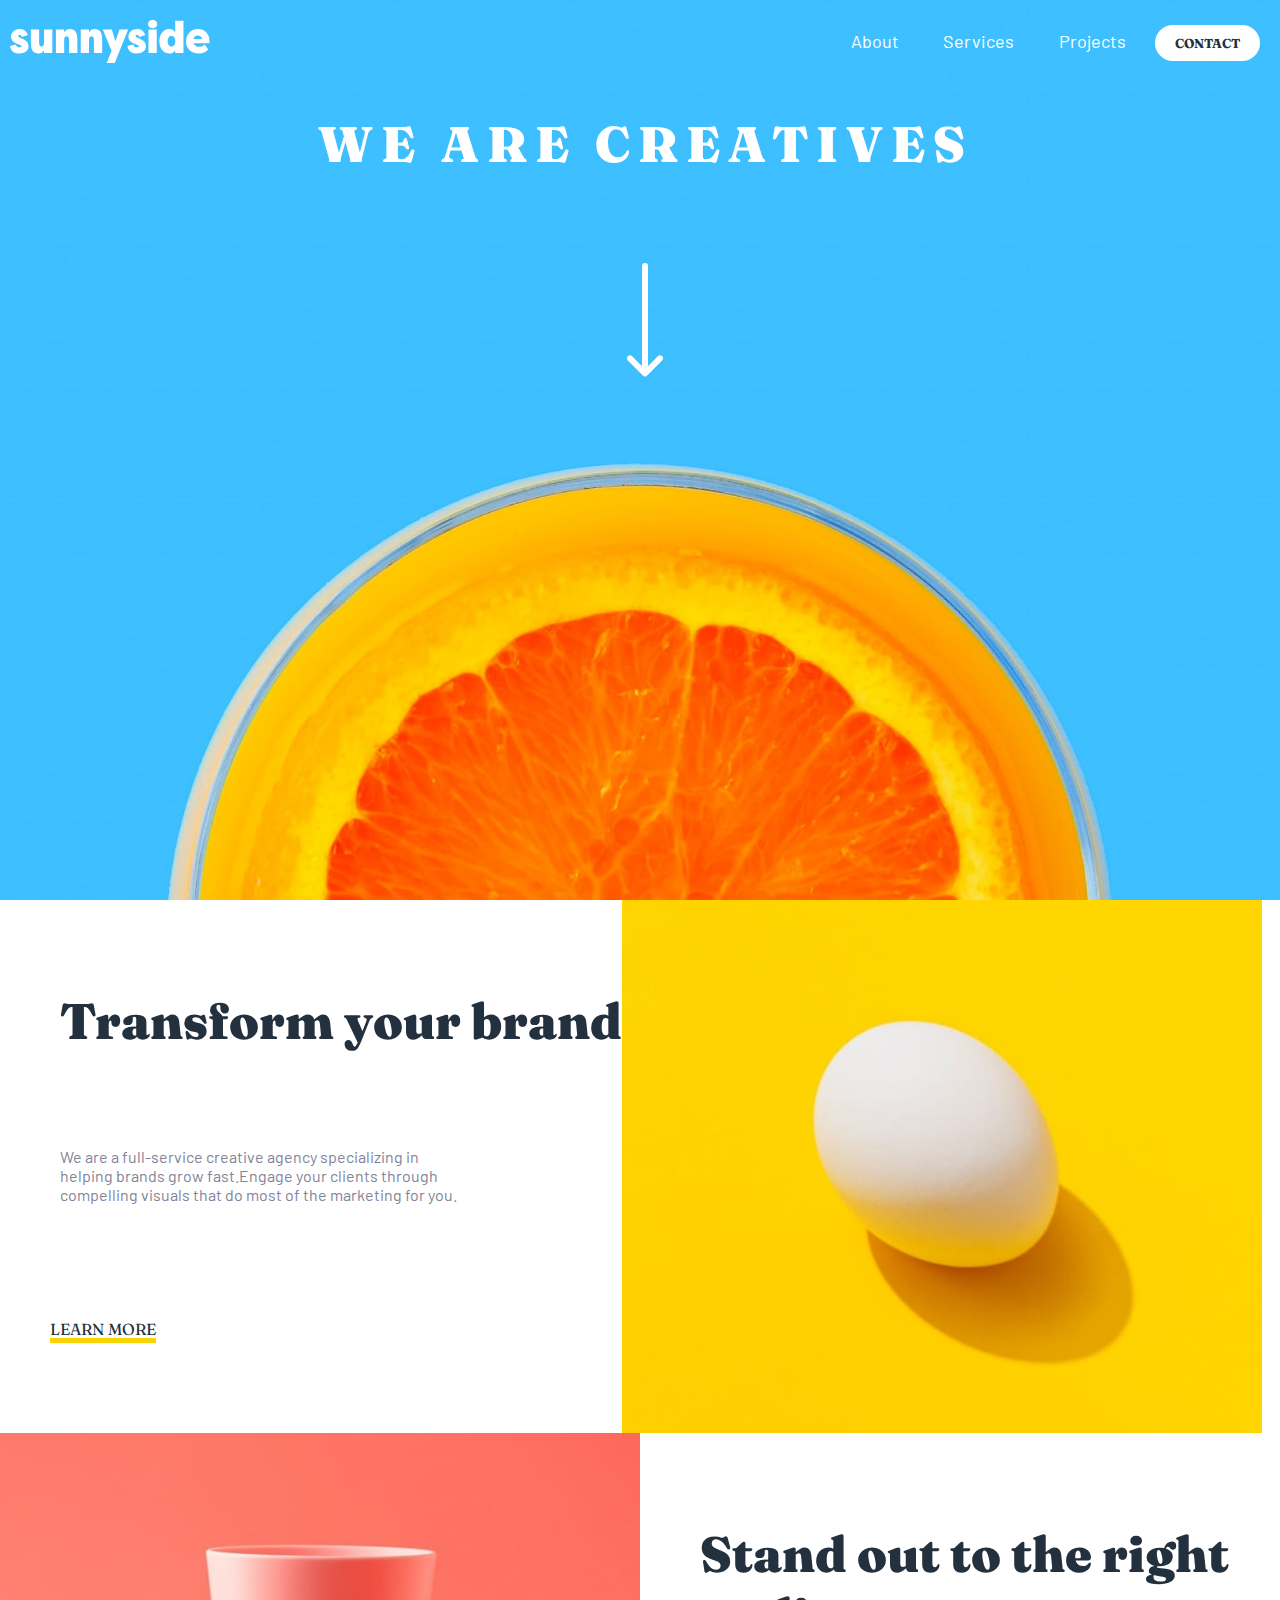
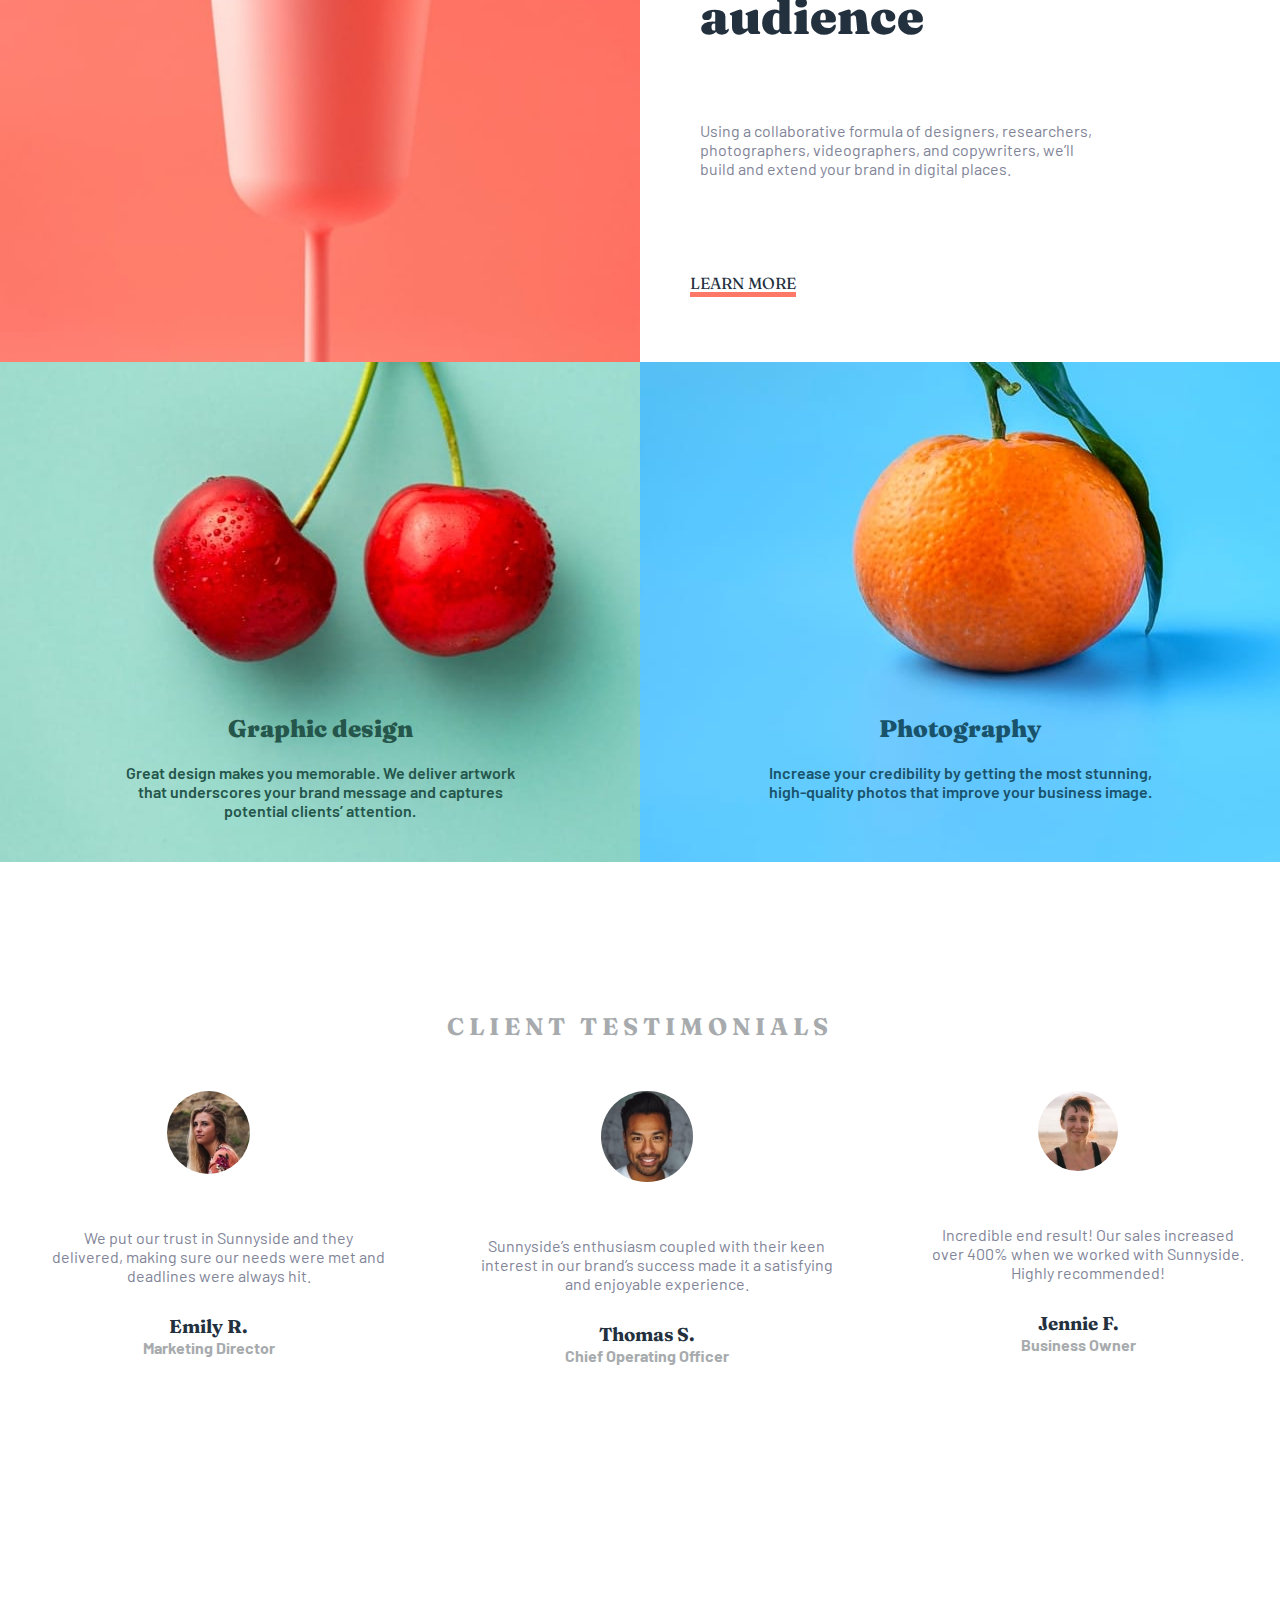
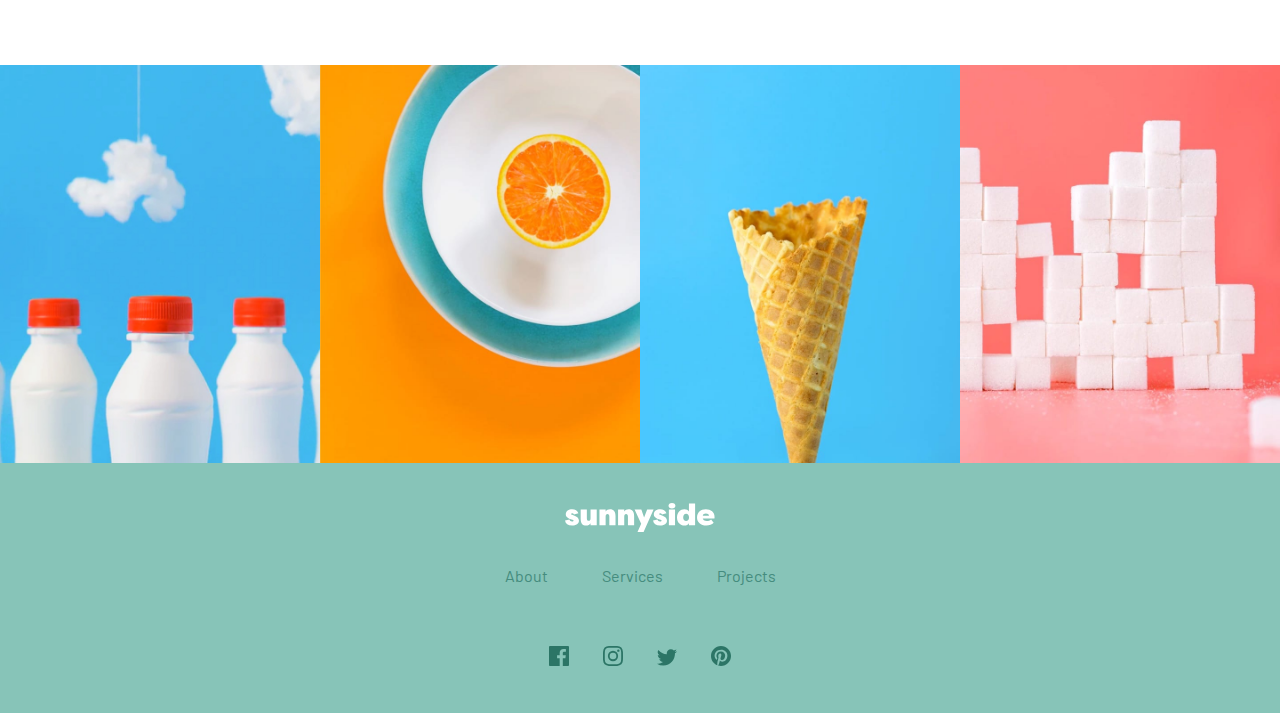
<file: index.html>
<!DOCTYPE html>
<html lang="en">
  <head>
    <meta charset="UTF-8">
    <meta name="viewport" content="width=device-width, initial-scale=1.0"> 
    <link rel="icon" type="image/png" sizes="32x32" href="./images/favicon-32x32.png">
    <link rel="stylesheet" href="style.css">
    <title>Frontend Mentor|Sunnyside agency landing page</title>
  </head>
  <body>
    <header>
      <main>
        <nav>
          <img src="images/logo.svg" alt="" width="200px">
          <img src="images/icon-hamburger.svg" alt="" class="logo-mobile">
          <div class="nav-1">
            <a href="#">About</a>
            <a href="#">Services</a>
            <a href="#">Projects</a>
            <a href="#" id="contact">CONTACT</a>
          </div>
        </nav>
        <div class="first">
        <h1>WE ARE CREATIVES</h1>
        <img src="images/icon-arrow-down.svg" alt="" >
      </div>
      </main>
    </header>
    <section class="m1">
      <div class="m1-1">
        <h2>Transform your brand</h2>
        <p>We are a full-service creative agency specializing in helping brands grow fast.Engage your clients through compelling visuals that do most of the marketing for you.</p>
        <a href="#">LEARN MORE</a>
      </div>
        <img src="images/desktop/image-transform.jpg" alt="" >
    </section>
    <section class="m2">
      <img src="images/desktop/image-stand-out.jpg" alt="" >
      <div class="m2-1">
        <h2> Stand out to the right audience</h2>
        <p>Using a collaborative formula of designers, researchers, photographers, videographers, and copywriters, we’ll build and extend your brand in digital places.</p>
        <a href="#">LEARN MORE </a>
      </div>
    </section>
    <section class="m3">
      <div class="m3-1">
        <h2>Graphic design</h2>
        <p>Great design makes you memorable. We deliver artwork that underscores your brand message and captures potential clients’ attention.</p>
      </div>
      <div class="m3-2">
        <h2>Photography</h2>
        <p>Increase your credibility by getting the most stunning, high-quality photos that improve your business image.</p>
      </div>
    </section>
    <section class="m4">
      <h2>CLIENT TESTIMONIALS</h2>
      <div class="human">
        <div class="human-1">
      <img src="images/image-emily.jpg" alt="">
      <p>We put our trust in Sunnyside and they delivered, making sure our needs were met and deadlines were always hit.</p>
      <h3>Emily R.</h3>
      <h4>Marketing Director</h4>
         </div>
        <div class="human-1">
          <img src="images/image-thomas.jpg" alt="">
          <p>Sunnyside’s enthusiasm coupled with their keen interest in our brand’s success made it a satisfying and enjoyable experience.</p>
          <h3>Thomas S.</h3>
          <h4>Chief Operating Officer</h4>
          </div>
         <div class="human-1">
      <img src="images/image-jennie.jpg" alt="">
      <p>Incredible end result! Our sales increased over 400% when we worked with Sunnyside. Highly recommended!</p>
      <h3>Jennie F.</h3>
      <h4>Business Owner</h4>
         </div>
    </div>
    </section>
    <section class="m5">
      <div id="m5-1">
      <img src="images/desktop/image-gallery-milkbottles.jpg" alt="">
      <img src="images/desktop/image-gallery-orange.jpg" alt="">
    </div>
    <div id="m5-1">
      <img src="images/desktop/image-gallery-cone.jpg" alt="">
      <img src="images/desktop/image-gallery-sugarcubes.jpg" alt="">
    </div>
    </section>
    <footer>
        <img src="images/logo.svg" alt="" class="footer-logo">
      <ul class="footer-1">
        <a href="#" id="texts-footer">About</a>
        <a href="#" id="texts-footer">Services</a>
        <a href="#" id="texts-footer">Projects</a>
      </ul>
      <ul class="footer-2">
        <a href="#" id="logo-footer"><img src="images/icon-facebook.svg" alt="" ></a>
        <a href="#" id="logo-footer"><img src="images/icon-instagram.svg" alt=""></a>
        <a href="#" id="logo-footer"><img src="images/icon-twitter.svg" alt=""></a>
        <a href="#" id="logo-footer"><img src="images/icon-pinterest.svg" alt=""></a>
      </ul>
    </footer>
  </body>
</html>
</file>
<file: style.css>
@import url('https://fonts.googleapis.com/css2?family=Bai+Jamjuree:wght@400;600&family=Barlow:wght@600&display=swap');
@import url('https://fonts.googleapis.com/css2?family=Bai+Jamjuree:wght@400;600&family=Barlow:wght@600&family=Fraunces:wght@700;900&display=swap');
:root {
    --font-family1 : 'barlow' , sans-serif ;
    --font-family2 : 'fraunces' , sans-serif ;
    --font-weight-normal1: 600 ;
    --font-weight-normal2: 700 ;
    --font-weight-bold: 900 ;
    --font-size : 18px ;
    --soft-red : hsl(7, 99%, 70%) ;
    --yellow : hsl(51, 100%, 49%) ;
    --dark-desaturated-cyan : hsl(167, 40%, 24%);
    --dark-blue : hsl(198, 62%, 26%);
    --dark-moderate-cyan : hsl(168, 34%, 41%);
    --Very-dark-desaturated-blue:hsl(212, 27%, 19%);
    --Very-dark-grayish-blue: hsl(213, 9%, 39%);
    --Dark-grayish-blue: hsl(232, 10%, 55%);
    --Grayish-blue: hsl(210, 4%, 67%);
    --White: hsl(0, 0%, 100%);
}
*{
    box-sizing: border-box;
    margin: 0;
    padding: 0;
}
h1 {
    font-family: var(--font-family2);
    font-weight: var(--font-weight-bold);
    font-size: 50px;
    padding-top: 50px;
    height: 200px;
}
header {
    background-image: url(images/desktop/image-header.jpg);
    height: 100vh;
    background-position: center;
    background-size: cover;
    text-align: center;
    color: var(--White);
    font-size: var(--font-size);
}
.logo-mobile {
    display: none;
}
main {
    padding-top: 20px;
    margin-left: 10px;
}
header .first {
    letter-spacing: 8px;
}
nav  {
    display: flex;
    justify-content: space-between ;
}
.nav-1 {
    padding-top: 100px;
    padding: 10px ;
}
.nav-1 a {
    padding-left: 15px;
    padding-right: 15px;
    text-decoration: none;
    color: var(--White);
    font-family: var(--font-family1);
    margin-right: 10px;
}
.nav-1 a:hover {
    color: var(--Very-dark-desaturated-blue) ;
    background-color: var(--White);
    padding: 10px;
    padding-left: 20px;
    padding-right: 20px;
    border-radius: 20px;
}
.nav-1 a:last-child:hover {
    color: var(--White) ;
    background-color: var(--Very-dark-desaturated-blue);
    padding: 10px;
    padding-left: 20px;
    padding-right: 20px;
    border-radius: 20px;
}
.nav-1 a:last-child {
    font-size: 13px;
    font-family: var(--font-family2);
    font-weight: var(--font-weight-normal2);
    color: var(--Very-dark-desaturated-blue);
    background-color: var(--White);
    padding: 10px;
    padding-left: 20px;
    padding-right: 20px;
    border-radius: 20px;
}
.m1 img , .m2 img  {
    width: 50%;
    position: relative;
    top: 0px;
}
.m1 , .m2 {
    display: flex;
    grid-template-columns: 50% 50%;

}
.m1-1 , .m2-1 {
    display: grid;
}
.m1 h2 ,.m2 h2   {
    font-family: var(--font-family2);
    font-weight: var(--font-weight-bold) ;
    color: var(--Very-dark-desaturated-blue);
    margin-top: 90px;
    margin-left: 60px;
    font-size: 50px;

}
.m1-1 p , .m2-1 p {
    font-family: var(--font-family1);
    color: var(--Dark-grayish-blue);
    margin-left: 60px;
    margin-right: 50px;
    margin-bottom: 20px;
    width: 400px;
}
.m1-1 a , .m2-1 a {
    margin-left: 50px;
    margin-right: 439px;
    margin-top: 0px;
    font-family: var(--font-family2);
    padding-top: 0px;
    text-decoration: none ;
    color: var(--Very-dark-desaturated-blue);
}
.m1-1 a {
    text-decoration: underline 5px var(--yellow);
}
.m2-1 a {
    text-decoration: underline 5px var(--soft-red);
}
.m3 {
    display: flex;
    position: relative;
    top: 0;
    left: 0;
    right: 0;
    margin-bottom: 150px;
}
.m3-1 {
    background-image: url(images/desktop/image-graphic-design.jpg);
    background-repeat: no-repeat;
    width: 844px;
    height: 500px;
    text-align: center;
    margin-left: 0;
    margin-top: -5px;
    position: relative;
}
.m3-2 {
    background-image: url(images/desktop/image-photography.jpg);
    background-repeat: no-repeat;
    width: 844px;
    height: 500px;
    text-align: center;
    margin-top: -5px;
}
.m3-1 h2 ,.m3-2 h2  {
    font-family: var(--font-family2);
    font-weight: var(--font-weight-bold);
    margin-top: 55%;
    margin-bottom: 20px;
}
.m3-1 p , .m3-2 p {
    font-family: var(--font-family1);
    font-weight: var(--font-weight-normal1);
    margin-left: 125px;
    margin-right: 125px;
}
.m3-1 h2  , .m3-1 p{
    color: var(--dark-desaturated-cyan);
}
.m3-2 h2  , .m3-2 p{
    color:var(--dark-blue);
}
.m4 h2 {
    font-family: var(--font-family2);
    font-weight: var(--font-weight-normal2);
    color: var(--Grayish-blue);
    letter-spacing: 5px;  
    text-align: center;  
    margin-bottom: 50px;
}
.m4 .human {
    display: flex;
    text-align: center;
    justify-content: center;
}
.human-1 img {
    width: 20%;
    border-radius: 100%;
    margin-bottom: 50px;
}
.human p {
    font-family: var(--font-family1);
    color: var(--Dark-grayish-blue);
    margin-left: 50px;
    margin-right: 30px;
    margin-bottom: 30px;
}
.human h3 {
    font-family:var(--font-family2) ;
    color: var(--Very-dark-desaturated-blue);
}
.human h4 {
    font-family: var(--font-family1);
    color: var(--Grayish-blue);
}
.m5 {
    display:grid;
    grid-template-columns: 50% 50% ;
    padding: 0px;
    margin-top: 150px;
}
#m5-1 {
    display:grid;
    grid-template-columns: 50% 50% ;
    padding: 0px;
    margin-top: 150px;
}
.m5 img {
    width: 100%;
}
footer {
    background-color: hsl(168, 34%, 65%);
    text-align: center;
    height: 250px;
    width: 100%;
    flex-direction: column;
    padding: 40px;
}
footer .footer-logo {
    font-family: var(--font-family1);
    font-weight: var(--font-weight-bold);
    color: var(--dark-desaturated-cyan);
    width: 150px;
}
.footer-1 {
    padding-top: 30px;
}
.footer-2 {
    padding-top : 60px ;
}
#texts-footer {
    color: var(--dark-moderate-cyan);
    font-family: var(--font-family1);
    text-decoration: none;
    padding-left: 25px;
    padding-right: 25px;
}
#texts-footer:hover {
    color: var(--White);
  }
#logo-footer {
    padding-left: 15px;
    padding-right: 15px;
}
#logo-footer:hover {
    background-color: var(--White);
    padding-left: 0px;
    padding-right: 0px;
    padding-top: 5px;
}

/* style mobile */
@media (max-width: 400px) {
    *{
        box-sizing:content-box;
    }
    header {
            background-image: url(images/mobile/image-header.jpg);
            height: 150vh;
            width: 200%;
            background-position: center;
            background-size: cover;
            text-align: center;
            color: var(--White);
            font-size: var(--font-size);
    }
    .logo-mobile {
        display:block;
        padding-right: 100px;
        padding-left: 20px;
    }
    .nav-1 {
        display: none;
    }
    nav img {
        padding-top: 50px ;
        padding-left: 30px;
    }
    .first {
        position: absolute;
        top: 200px;
        left: 200px;
    }
    .m1 , .m3 {
        display: flex;
        flex-direction: column-reverse;
    }
    .m2 {
        display: flex;
        flex-direction: column;
    }
    .m1 img , .m2 img {
        width: 200%;
    }
    .m1-1 {
        text-align: center;
        height: 600px;
        width: 600px;
    }
    .m1-1 h2 , .m2-1 h2 {
        padding-left: 50px;
    }
    .m1-1 p , .m2-1 p{
        font-size: 20px;
        padding-left: 80px;
    }
    .m1-1 a , .m2-1 a {
        margin-right: -50px;
    }
    .m2-1 {
        text-align: center;
        height: 600px;
        width: 600px;
    }
    .m3-1 {
        background-image: url(images/mobile/image-graphic-design.jpg);
        background-repeat: no-repeat;
        width: 999px;
        height: 800px;
        text-align: center;
        margin-left: 0;
        margin-top: -5px;
        position: relative;
    }
    .m3-2 {
        background-image: url(images/mobile/image-photography.jpg);
        background-repeat: no-repeat;
        width: 999px;
        height: 800px;
        text-align: center;
        margin-left: 0;
        margin-top: -5px;
        position: relative;
    }
    .m3 h2  {
        padding-top: 100px;
        text-align: center;
        padding-left: 0;
        padding-right: 200px;
    }
    .m3-1 p , .m3-2 p {
        padding-left: 0;
        padding-right: 200px;
    }
    .m4 .human {
        flex-direction: column;
        margin-top: 80px;
        align-items: center;
    }
    .m4 h2   {
        font-size: 20px;
        margin-left: 250px;
    }
    .human-1 {
        width: 400px;
        padding-left: 300px;
        padding-top: 50px;
    }
    .m5 {
        display: grid;
        width: 195%;
    }
    #m5-1 {
        display: flex;
        flex-wrap: wrap;
    }
    .m5 img {
        width: 100%;
    }
    footer {
        width: 175%;
    }
}
</file>
